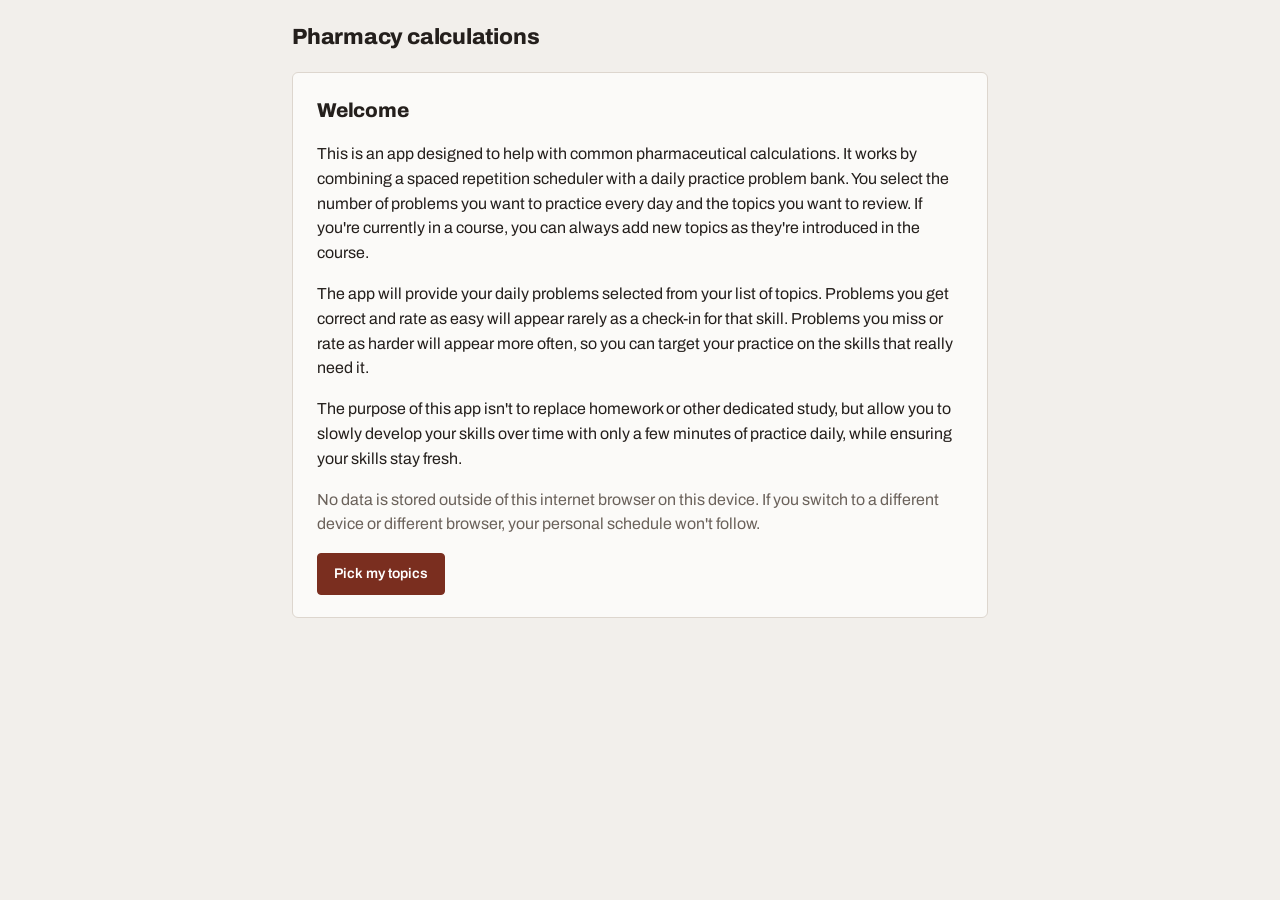
<file: index.html>
<!doctype html>
<html lang="en">
<head>
<meta charset="utf-8">
<meta name="viewport" content="width=device-width, initial-scale=1">
<title>Pharmacy Calculations Practice</title>
<link rel="preconnect" href="https://fonts.googleapis.com">
<link rel="stylesheet" href="https://fonts.googleapis.com/css2?family=Archivo:wght@400;600;800&family=IBM+Plex+Mono:wght@400;500&display=swap">
<link rel="stylesheet" href="vendor/katex/katex.min.css">
<link rel="stylesheet" href="style.css">
<script src="vendor/katex/katex.min.js"></script>
</head>
<body>
<div class="app" id="app"><p class="muted">Loading…</p></div>

<script src="loader.js"></script>
<script src="diagrams.js"></script>
<script src="render.js"></script>
<script src="scheduler.js"></script>
<script src="config.js"></script>
<script src="telemetry.js"></script>
<script src="store.js"></script>
<script src="app.js"></script>
</body>
</html>
</file>
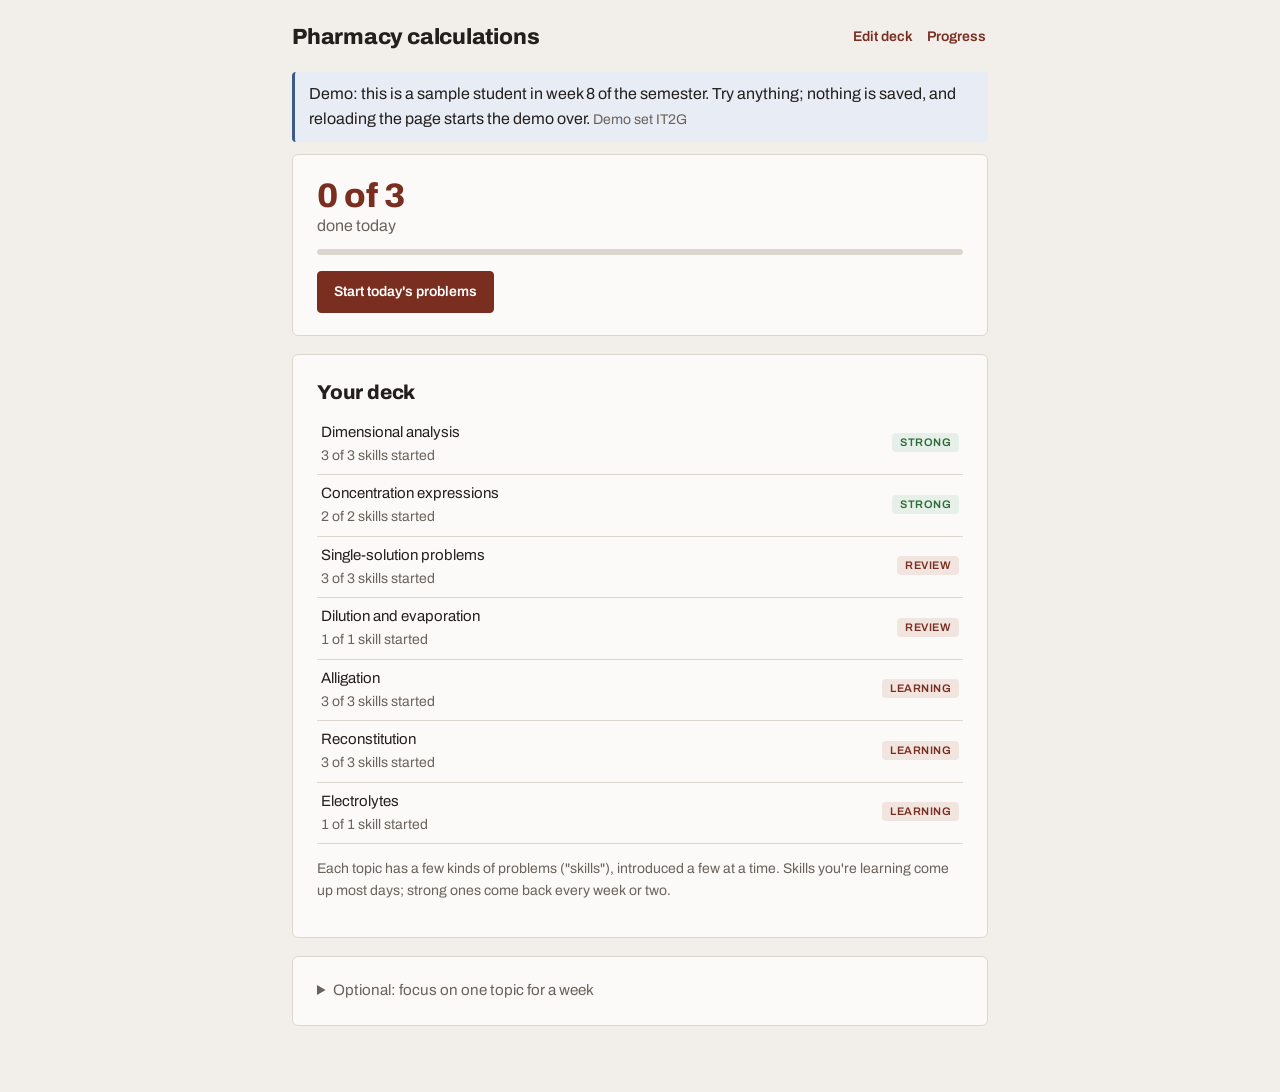
<file: demo.html>
<!doctype html>
<html lang="en">
<head>
<meta charset="utf-8">
<meta name="viewport" content="width=device-width, initial-scale=1">
<title>Pharmacy Calculations Practice (demo)</title>
<link rel="preconnect" href="https://fonts.googleapis.com">
<link rel="stylesheet" href="https://fonts.googleapis.com/css2?family=Archivo:wght@400;600;800&family=IBM+Plex+Mono:wght@400;500&display=swap">
<link rel="stylesheet" href="vendor/katex/katex.min.css">
<link rel="stylesheet" href="style.css">
<script src="vendor/katex/katex.min.js"></script>
</head>
<body>
<div class="app" id="app"><p class="muted">Loading…</p></div>

<script src="loader.js"></script>
<script src="diagrams.js"></script>
<script src="render.js"></script>
<script src="scheduler.js"></script>
<script src="config.js"></script>
<script src="telemetry.js"></script>
<script src="store.js"></script>
<script src="data/demo-state.js"></script>
<script src="app.js"></script>
</body>
</html>
</file>
<file: style.css>
/* Shared styles for the app (index.html) and the content preview (preview.html). */
/* ===== Palette (per project). Pharmacy: brick red on warm neutrals. Everything below the palette is shared design. ===== */
:root {
  --bg: #f2efeb; --panel: #fbfaf8; --ink: #241f1c; --muted: #6b625b; --line: #ddd6ce;
  --accent: #7a2e1f; --accent-soft: #f2e5e0; --ok: #2f6b3a; --ok-soft: #e6f0e8;
  --bad: #9a2a2a; --bad-soft: #f6e4e2; --check: #3c5a8a; --check-soft: #e7ecf5;
  --liquid: #4a7fb5; --drug-stroke: none; --on-accent: #ffffff;
}
/* Dark palette: follows the system setting, and an explicit data-theme on the root wins both ways. */
@media (prefers-color-scheme: dark) {
  :root:not([data-theme="light"]) {
    --bg: #1b1816; --panel: #252120; --ink: #ece6e1; --muted: #a39a92; --line: #3b3532;
    --accent: #e58a72; --accent-soft: #3a2822; --ok: #8fcf9a; --ok-soft: #22312a;
    --bad: #f08c8c; --bad-soft: #3a2324; --check: #9db8e6; --check-soft: #232c3b;
    --liquid: #6fa3d9; --drug-stroke: var(--muted); --on-accent: #2a120c; color-scheme: dark;
  }
}
:root[data-theme="dark"] {
    --bg: #1b1816; --panel: #252120; --ink: #ece6e1; --muted: #a39a92; --line: #3b3532;
    --accent: #e58a72; --accent-soft: #3a2822; --ok: #8fcf9a; --ok-soft: #22312a;
    --bad: #f08c8c; --bad-soft: #3a2324; --check: #9db8e6; --check-soft: #232c3b;
    --liquid: #6fa3d9; --drug-stroke: var(--muted); --on-accent: #2a120c; color-scheme: dark;
}
.d-drug { stroke: var(--drug-stroke); stroke-width: 1; }
* { box-sizing: border-box; }
body { margin: 0; background: var(--bg); color: var(--ink);
       font: 16px/1.6 "Source Sans 3", system-ui, -apple-system, "Segoe UI", sans-serif; }
header { padding: 14px 20px; border-bottom: 1px solid var(--line); display: flex; gap: 16px;
         align-items: center; flex-wrap: wrap; }
header h1 { font-size: 18px; margin: 0; color: var(--accent); }
header .count { color: var(--muted); font-size: 14px; }
.layout { display: grid; grid-template-columns: 300px 1fr; min-height: calc(100vh - 56px); }
nav { border-right: 1px solid var(--line); padding: 12px; overflow-y: auto; max-height: calc(100vh - 56px); }
nav h3 { font-size: 13px; text-transform: uppercase; letter-spacing: .04em; color: var(--muted);
         margin: 14px 4px 6px; }
nav button { display: block; width: 100%; text-align: left; border: 0; background: none; color: var(--ink);
             padding: 6px 8px; border-radius: 6px; font: inherit; font-size: 14px; cursor: pointer; }
nav button:hover { background: var(--accent-soft); }
nav button.active { background: var(--accent-soft); color: var(--accent); font-weight: 600; }
nav .vmeta { color: var(--muted); font-size: 12px; }
main { padding: 24px clamp(16px, 4vw, 48px); max-width: 860px; }
.card { background: var(--panel); border: 1px solid var(--line); border-radius: 12px; padding: 22px 24px;
        margin-bottom: 18px; }
.pid { font: 13px ui-monospace, SFMono-Regular, Menlo, monospace; color: var(--muted);
       display: flex; justify-content: space-between; gap: 8px; flex-wrap: wrap; }
.pid a { color: var(--muted); }
.stem { font-size: 18px; margin: 10px 0 18px; }
.answer-row { display: flex; gap: 8px; align-items: center; flex-wrap: wrap; }
input[type=text] { font: inherit; padding: 8px 10px; border: 1px solid var(--line); border-radius: 8px;
                   background: var(--bg); color: var(--ink); width: 160px; }
.unit { color: var(--muted); }
button.btn { font: inherit; font-size: 15px; padding: 8px 14px; border-radius: 8px; cursor: pointer;
             border: 1px solid var(--accent); background: var(--accent); color: #fff; }
button.btn.ghost { background: transparent; color: var(--accent); }
.feedback { margin-top: 12px; padding: 10px 12px; border-radius: 8px; display: none; }
.feedback.ok { display: block; background: var(--ok-soft); color: var(--ok); }
.feedback.bad { display: block; background: var(--bad-soft); color: var(--bad); }
.tools { display: flex; gap: 8px; margin-top: 16px; flex-wrap: wrap; }
#solution { display: none; }
#solution.open { display: block; }
.blk-text { margin: 10px 0; }
.blk-section { margin: 16px 0; }
.blk-section .sec-head { margin: 0 0 4px; font-size: 17px; }
.sec-body { margin-left: 6px; padding-left: 18px; border-left: 2px solid var(--line); }
.sec-body > :first-child { margin-top: 6px; }
.blk-math { margin: 6px 0; overflow-x: auto; }
.blk-callout { margin: 10px 0; padding: 9px 13px; border-radius: 8px; border-left: 4px solid; }
.blk-callout.tag { background: var(--accent-soft); border-color: var(--accent); }
.blk-callout.check { background: var(--check-soft); border-color: var(--check); }
.blk-callout.warn { background: var(--bad-soft); border-color: var(--bad); }
.blk-table { border-collapse: collapse; margin: 10px 0; }
.blk-table th, .blk-table td { border: 1px solid var(--line); padding: 6px 10px; }
.blk-table td.hl { background: var(--accent-soft); font-weight: 600; }
.blk-diagram { margin: 14px 0; overflow-x: auto; }
.diagram { width: 100%; min-width: 460px; max-width: 620px; height: auto; display: block; }
.d-vessel { fill: none; stroke: var(--ink); stroke-width: 1.5; }
.d-liquid { fill: var(--liquid); opacity: .22; }
.d-drug { fill: #1d1b19; }
.d-drug-label { fill: #f4f1ec; font-size: 11px; }
.d-note { fill: var(--muted); font-size: 11px; font-style: italic; }
.d-label { fill: var(--muted); font-size: 14px; }
.d-conc { fill: var(--ink); font-size: 16px; font-weight: 600; }
.d-total { fill: var(--ink); font-size: 15px; }
.d-op { fill: var(--muted); font-size: 30px; }
.unknown { fill: var(--accent); font-weight: 700; }
details { margin-top: 10px; }
summary { cursor: pointer; color: var(--muted); }
pre { font-size: 13px; background: var(--bg); padding: 10px; border-radius: 8px; overflow-x: auto; }
@media (max-width: 760px) {
  .layout { grid-template-columns: 1fr; }
  nav { max-height: 240px; border-right: 0; border-bottom: 1px solid var(--line); }
}

/* ---------- App ---------- */
.app { max-width: 760px; margin: 0 auto; padding: 20px clamp(16px, 4vw, 32px) 48px; }
.app-head { display: flex; justify-content: space-between; align-items: center; gap: 12px; margin-bottom: 18px; }
.app-head h1 { font-size: 20px; margin: 0; color: var(--accent); }
.linkbtn { background: none; border: 0; color: var(--accent); font: inherit; font-size: 15px; cursor: pointer; padding: 4px 2px; }
.linkbtn:hover { text-decoration: underline; }
h2 { font-size: 19px; margin: 0 0 6px; }
.muted { color: var(--muted); }
.small { font-size: 14px; }
.notice { background: var(--check-soft); border-left: 4px solid var(--check); padding: 10px 14px; border-radius: 0 8px 8px 0; margin: 12px 0; }
.topic-list { list-style: none; padding: 0; margin: 12px 0; }
.topic-list li { display: flex; gap: 12px; align-items: flex-start; padding: 10px 4px; border-bottom: 1px solid var(--line); }
.topic-list li:last-child { border-bottom: 0; }
.topic-list input[type=checkbox] { width: 20px; height: 20px; margin-top: 3px; accent-color: var(--accent); flex: none; }
.topic-list label { flex: 1; cursor: pointer; }
.topic-list .tname { font-weight: 600; }
.topic-list .soon { opacity: .55; }
.badge { display: inline-block; font-size: 12px; padding: 1px 8px; border-radius: 999px; margin-left: 6px;
         background: var(--accent-soft); color: var(--accent); font-weight: 600; vertical-align: 2px; }
.badge.gray { background: var(--line); color: var(--muted); }
.badge.ok { background: var(--ok-soft); color: var(--ok); }
.row { display: flex; gap: 10px; align-items: center; flex-wrap: wrap; }
select { font: inherit; padding: 7px 34px 7px 12px; border-radius: 8px; border: 1px solid var(--line); color: var(--ink);
  -webkit-appearance: none; appearance: none; line-height: 1.3;
  background: var(--panel) url("data:image/svg+xml,%3Csvg xmlns='http://www.w3.org/2000/svg' width='12' height='8' viewBox='0 0 12 8'%3E%3Cpath d='M1 1l5 5 5-5' fill='none' stroke='%23888' stroke-width='1.6'/%3E%3C/svg%3E") no-repeat right 12px center; }
.today-count { font-size: 34px; font-weight: 700; color: var(--accent); line-height: 1.1; }
.progress { height: 8px; border-radius: 99px; background: var(--line); overflow: hidden; margin: 10px 0 16px; }
.progress > div { height: 100%; background: var(--accent); border-radius: 99px; transition: width .3s; }
.status-table { width: 100%; border-collapse: collapse; font-size: 15px; }
.status-table td { padding: 7px 4px; border-bottom: 1px solid var(--line); }
.status-table td:last-child { text-align: right; }
.rating { margin-top: 14px; }
.rating p { margin: 0 0 8px; font-weight: 600; }
.rating .row button { flex: 1; min-width: 120px; }
.rating .hint { display: block; font-size: 12px; font-weight: 400; opacity: .85; }
button.btn:disabled { opacity: .45; cursor: default; }
.problem-meta { display: flex; justify-content: space-between; gap: 8px; flex-wrap: wrap;
                font-size: 13px; color: var(--muted); margin-bottom: 4px; }
.problem-meta .pid { font-family: ui-monospace, SFMono-Regular, Menlo, monospace; }
.problem-meta a { color: var(--muted); }
.viewed-note { font-size: 14px; color: var(--muted); margin-top: 8px; }
.danger { color: var(--bad); }
input[type=file] { font: inherit; font-size: 14px; }
h3.collection { margin: 18px 0 0; font-size: .8rem; text-transform: uppercase; letter-spacing: .06em; color: var(--muted, #666); }
#catchUp { width: 20px; height: 20px; accent-color: var(--accent); flex: none; }
label[for=catchUp] .muted { display: block; font-weight: 400; }
.check-row { display: flex; gap: 12px; align-items: flex-start; margin: 14px 0 6px; }
.check-row label { cursor: pointer; }
.d-side { fill: var(--ink); font-size: 14px; }
.d-xline { stroke: var(--muted); stroke-width: 1.5; }
.d-xbox { fill: var(--bg, #fff); stroke: var(--line); }
.d-parts { fill: var(--accent); font-size: 15px; font-weight: 700; }
.d-srband { fill: var(--accent); opacity: .35; }
.d-errband { fill: none; stroke: var(--accent); stroke-width: 1.5; stroke-dasharray: 4 3; }
details.quiet > summary { cursor: pointer; color: var(--muted); font-size: .95rem; }
details.quiet[open] > summary { margin-bottom: 8px; }

/* Problem ID under the worked solution: only while the solution is open. */
.sol-id { display: none; margin: -6px 4px 0; }
#solution.open + .sol-id { display: block; }

/* ================================================================================
   Design layer v1. Shared by every project (pharmacy, nursing, ...): copy this block
   unchanged. Only the palette at the top of this file differs between projects.
   Fonts: Archivo (text) and IBM Plex Mono (IDs), linked in each page's <head>; without
   internet the page falls back to Arial / the system monospace font.
   =================================================================================== */
:root { --f-body: "Archivo", "Helvetica Neue", Arial, sans-serif;
        --f-mono: "IBM Plex Mono", ui-monospace, SFMono-Regular, Menlo, monospace;
        --radius: 6px; --radius-sm: 4px; }
body { font: 16px/1.55 var(--f-body); }

/* Headings: heavy, tight, in ink; small labels: uppercase, letter-spaced, muted */
h1, h2, .app-head h1, header h1 { font-family: var(--f-body); font-weight: 800; letter-spacing: -.01em; color: var(--ink); }
.app-head h1 { font-size: 22px; }
header h1 { font-size: 19px; }
h2 { font-size: 20px; }
nav h3, h3.collection, .order-card b, .problem-meta { font-weight: 600; font-size: 12px; letter-spacing: .08em;
  text-transform: uppercase; color: var(--muted); }
.pid, .problem-meta .pid, pre { font-family: var(--f-mono); letter-spacing: 0; text-transform: none; }

/* Surfaces: one border, a small radius, no shadow */
.card { border-radius: var(--radius); }
.feedback, .notice, .blk-callout, pre { border-radius: var(--radius-sm); }
.notice { border-left-width: 3px; }
.blk-callout { border-left-width: 3px; }

/* Controls */
button.btn { border-radius: var(--radius-sm); font-weight: 600; font-size: 14px; padding: 9px 16px; color: var(--on-accent, #fff); }
button.btn.ghost { border-color: var(--line); background: transparent; color: var(--accent); }
button.btn.ghost:hover:not(:disabled) { border-color: var(--accent); }
button.btn:focus-visible, .linkbtn:focus-visible, nav button:focus-visible, select:focus-visible {
  outline: 2px solid var(--accent); outline-offset: 2px; }
input[type=text], select { border-radius: var(--radius-sm); background-color: var(--panel); }
input[type=text]:focus { outline: 2px solid var(--accent); outline-offset: 0; border-color: var(--accent); }
.linkbtn { font-weight: 600; font-size: 14px; }
nav button { border-radius: var(--radius-sm); }
.badge { border-radius: var(--radius-sm); font-size: 11px; letter-spacing: .04em; text-transform: uppercase; }
.today-count { font-weight: 800; font-variant-numeric: tabular-nums; }
.progress { height: 6px; }
.status-table td, .blk-table td { font-variant-numeric: tabular-nums; }

/* Worked solutions: steps separated by rules; each step's name as a small uppercase accent label */
.blk-section { margin: 0; padding: 12px 0; }
.blk-section + .blk-section { border-top: 1px solid var(--line); }
.blk-section .sec-head { font-size: 15px; }
.blk-section .sec-head strong:first-child { font-size: 12px; letter-spacing: .08em; text-transform: uppercase;
  color: var(--accent); margin-right: 2px; }
.sec-body { margin-left: 0; padding-left: 0; border-left: 0; }
#solution > .blk-text:last-child { margin-top: 14px; }
#solution > .blk-text:last-child strong { display: inline-block; background: var(--accent-soft); color: var(--ink);
  padding: 5px 12px; border-radius: var(--radius-sm); }
</file>
